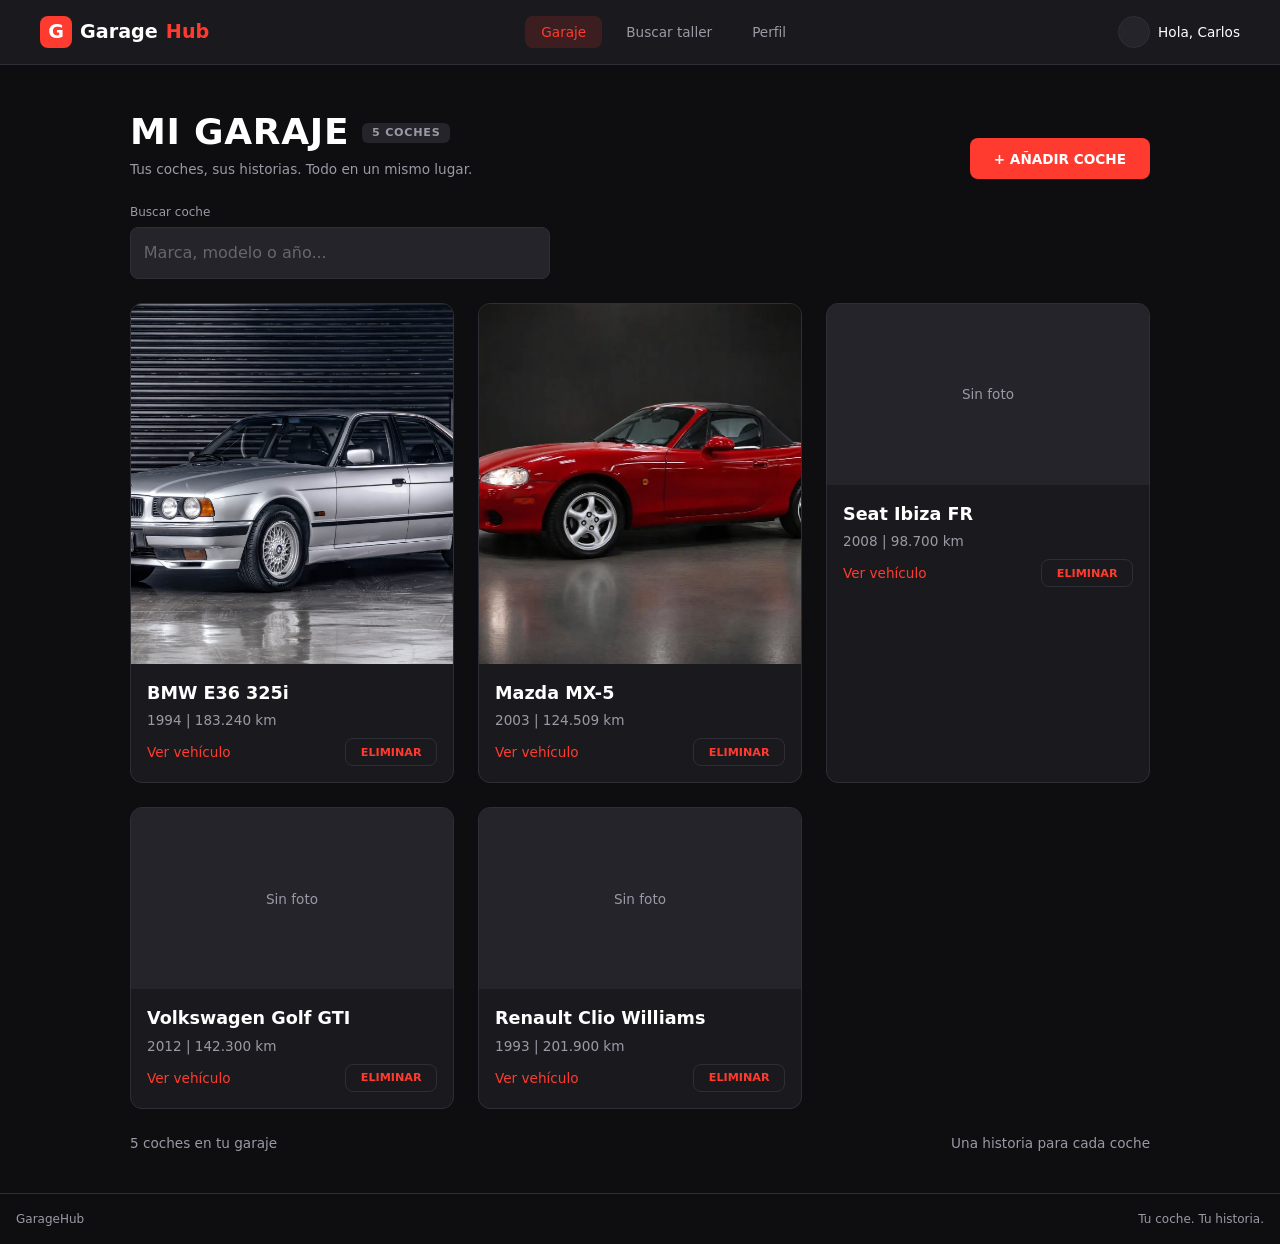
<file: index.html>
<!DOCTYPE html>
<html lang="es">
<head>
  <meta charset="UTF-8">
  <meta name="viewport" content="width=device-width, initial-scale=1.0">
  <title>Mi garaje | GarageHub</title>
  <link rel="stylesheet" href="css/style.css">
  <script src="js/menu.js" defer></script>
  <script src="js/modal.js" defer></script>
  <script src="js/mockData.js" defer></script>
  <script src="js/dashboard.js" defer></script>
</head>
<body>
  <header class="site-header">
    <a class="logo" href="index.html"><span aria-hidden="true">G</span>Garage<b>Hub</b></a>
    <nav class="main-nav" id="menu-principal" aria-label="Navegación principal">
      <ul>
        <li><a href="index.html" aria-current="page">Garaje</a></li>
        <li><a href="#">Buscar taller</a></li>
        <li><a href="pages/perfil.html">Perfil</a></li>
      </ul>
    </nav>
    <div class="user"><span class="avatar" role="img" aria-label="Foto de Carlos"></span>Hola, Carlos</div>
    <button class="nav-toggle" type="button" aria-controls="menu-principal" aria-expanded="false" aria-label="Abrir menú"><span></span><span></span><span></span></button>
  </header>
  <main class="page">
    <section aria-labelledby="t-garaje">
      <div class="page-head">
        <div>
          <h1 id="t-garaje">Mi garaje <span class="badge" id="contador">2 coches</span></h1>
          <p class="muted">Tus coches, sus historias. Todo en un mismo lugar.</p>
        </div>
        <a class="btn" href="pages/crear.html">+ Añadir coche</a>
      </div>
      <div class="field buscador">
        <label for="buscador">Buscar coche</label>
        <input type="search" id="buscador" name="buscador" placeholder="Marca, modelo o año..." autocomplete="off">
      </div>
      <div class="cards" aria-live="polite"></div>
      <p class="muted" id="sin-resultados" hidden></p>
      <div class="meta-row muted"><span id="resumen"></span><span>Una historia para cada coche</span></div>
    </section>
  </main>
  <footer class="site-footer"><span>GarageHub</span><span>Tu coche. Tu historia.</span></footer>
</body>
</html>
</file>
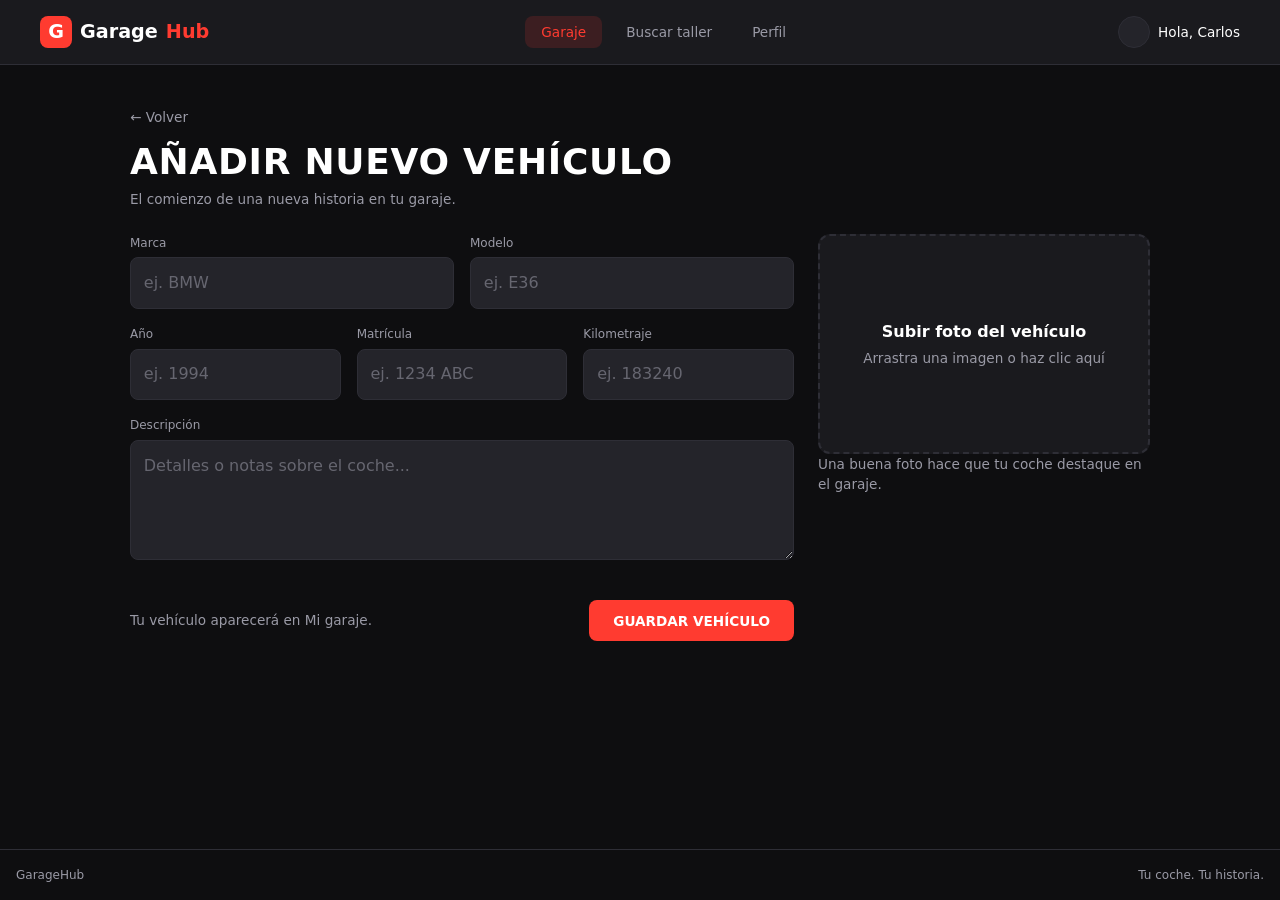
<file: pages/crear.html>
<!DOCTYPE html>
<html lang="es">

<head>
  <meta charset="UTF-8">
  <meta name="viewport" content="width=device-width, initial-scale=1.0">
  <title>Añadir coche | GarageHub</title>
  <link rel="stylesheet" href="../css/style.css">
  <script src="../js/menu.js" defer></script>
  <script src="../js/modal.js" defer></script>
  <script src="../js/validacion.js" defer></script>
</head>

<body>
  <header class="site-header">
    <a class="logo" href="../index.html"><span aria-hidden="true">G</span>Garage<b>Hub</b></a>
    <nav class="main-nav" id="menu-principal" aria-label="Navegación principal">
      <ul>
        <li><a href="../index.html" aria-current="page">Garaje</a></li>
        <li><a href="#">Buscar taller</a></li>
        <li><a href="perfil.html">Perfil</a></li>
      </ul>
    </nav>
    <div class="user"><span class="avatar" role="img" aria-label="Foto de Carlos"></span>Hola, Carlos</div>
    <button class="nav-toggle" type="button" aria-controls="menu-principal" aria-expanded="false" aria-label="Abrir menú"><span></span><span></span><span></span></button>
  </header>
  <main class="page">
    <a class="back" href="../index.html">&larr; Volver</a>
    <h1>Añadir nuevo vehículo</h1>
    <p class="muted">El comienzo de una nueva historia en tu garaje.</p>
    <form class="layout layout-crear" id="form-crear" action="../index.html" novalidate>
      <section class="form" aria-label="Datos del vehículo">
        <div class="fields-2">
          <div class="field">
            <label for="marca">Marca</label>
            <input type="text" id="marca" name="marca" placeholder="ej. BMW">
          </div>
          <div class="field">
            <label for="modelo">Modelo</label>
            <input type="text" id="modelo" name="modelo" placeholder="ej. E36">
          </div>
        </div>
        <div class="fields-3">
          <div class="field">
            <label for="anio">Año</label>
            <input type="number" id="anio" name="anio" placeholder="ej. 1994">
          </div>
          <div class="field">
            <label for="matricula">Matrícula</label>
            <input type="text" id="matricula" name="matricula" placeholder="ej. 1234 ABC">
          </div>
          <div class="field">
            <label for="km">Kilometraje</label>
            <input type="number" id="km" name="km" placeholder="ej. 183240">
          </div>
        </div>
        <div class="field">
          <label for="desc">Descripción</label>
          <textarea id="desc" name="desc" placeholder="Detalles o notas sobre el coche..."></textarea>
        </div>
        <div class="meta-row"><span class="muted">Tu vehículo aparecerá en Mi garaje.</span><button class="btn"
            type="submit">Guardar vehículo</button></div>
      </section>
      <section aria-label="Foto del vehículo">
        <label class="upload">
          <input type="file" accept="image/*">
          <strong>Subir foto del vehículo</strong>
          <span class="muted">Arrastra una imagen o haz clic aquí</span>
        </label>
        <p class="muted">Una buena foto hace que tu coche destaque en el garaje.</p>
      </section>
    </form>
  </main>
  <footer class="site-footer"><span>GarageHub</span><span>Tu coche. Tu historia.</span></footer>
</body>

</html>
</file>
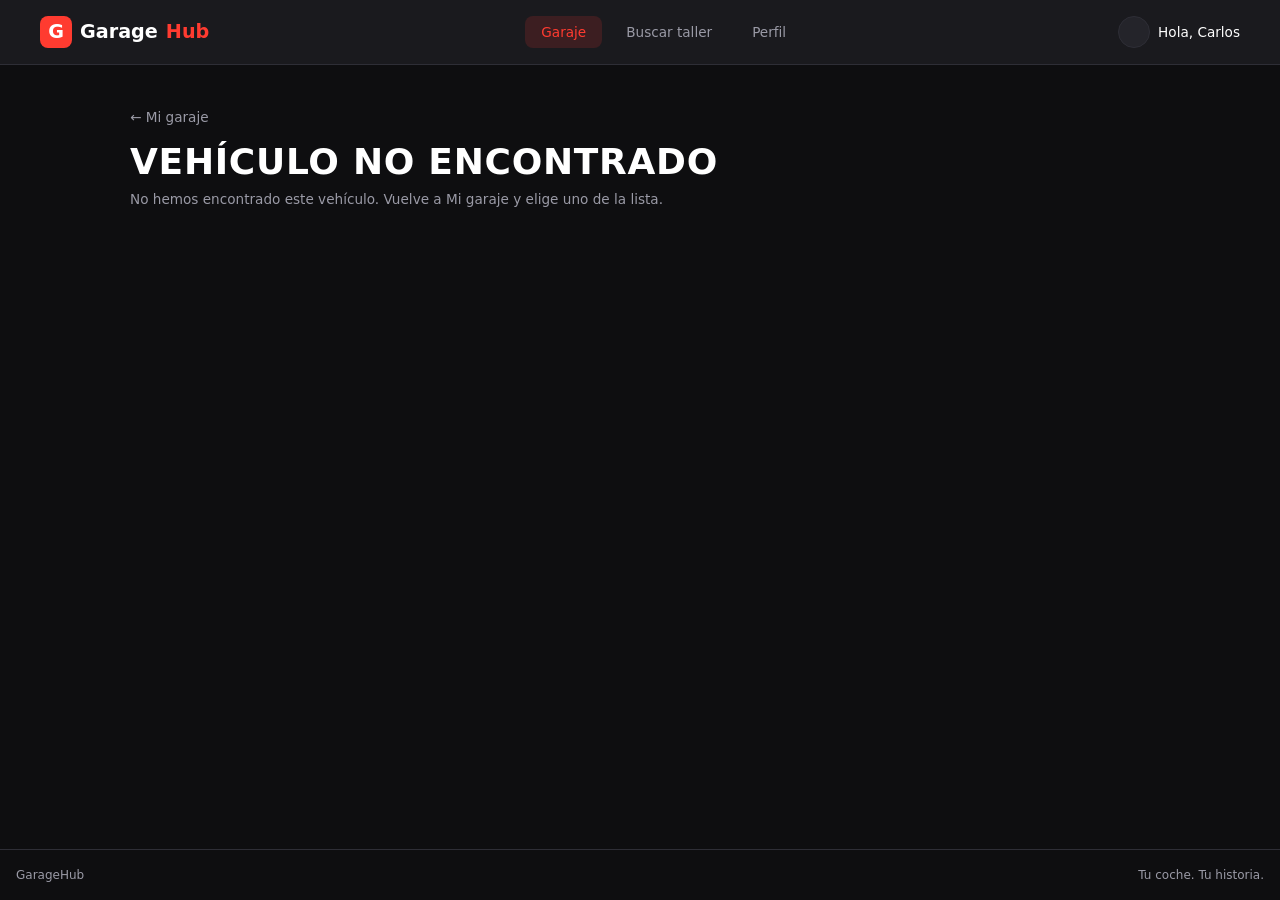
<file: pages/detalle.html>
<!DOCTYPE html>
<html lang="es">
<head>
  <meta charset="UTF-8">
  <meta name="viewport" content="width=device-width, initial-scale=1.0">
  <title>Vehículo | GarageHub</title>
  <link rel="icon" href="data:,">
  <link rel="stylesheet" href="../css/style.css">
  <script src="../js/menu.js" defer></script>
  <script src="../js/mockData.js" defer></script>
  <script src="../js/detalle.js" defer></script>
</head>
<body>
  <header class="site-header">
    <a class="logo" href="../index.html"><span aria-hidden="true">G</span>Garage<b>Hub</b></a>
    <nav class="main-nav" id="menu-principal" aria-label="Navegación principal">
      <ul>
        <li><a href="../index.html" aria-current="page">Garaje</a></li>
        <li><a href="#">Buscar taller</a></li>
        <li><a href="perfil.html">Perfil</a></li>
      </ul>
    </nav>
    <div class="user"><span class="avatar" role="img" aria-label="Foto de Carlos"></span>Hola, Carlos</div>
    <button class="nav-toggle" type="button" aria-controls="menu-principal" aria-expanded="false" aria-label="Abrir menú"><span></span><span></span><span></span></button>
  </header>
  <main class="page">
    <a class="back" href="../index.html">&larr; Mi garaje</a>
    <h1 id="detalle-titulo">Cargando...</h1>

    <p class="muted" id="no-encontrado" hidden>No hemos encontrado este vehículo. Vuelve a Mi garaje y elige uno de la lista.</p>

    <div id="contenido-detalle" hidden>
      <div class="layout layout-detalle">
        <section aria-label="Datos del vehículo">
          <div id="detalle-foto"></div>
          <div class="stats">
            <div class="stat"><span class="muted">Año</span><strong id="detalle-anio"></strong></div>
            <div class="stat"><span class="muted">Kilometraje</span><strong id="detalle-km"></strong></div>
          </div>
        </section>
        <aside>
          <section class="panel" aria-labelledby="t-hist">
            <h2 id="t-hist" class="muted">Historial de mantenimiento</h2>
            <ul class="list" id="detalle-historial"></ul>
          </section>
          <section class="panel" aria-labelledby="t-mods">
            <h2 id="t-mods" class="muted">Modificaciones instaladas</h2>
            <ul class="chips" id="detalle-mods"></ul>
            <a class="btn btn-outline btn-block" href="crear.html">+ Añadir modificación</a>
          </section>
        </aside>
      </div>
    </div>
  </main>
  <footer class="site-footer"><span>GarageHub</span><span>Tu coche. Tu historia.</span></footer>
</body>
</html>
</file>
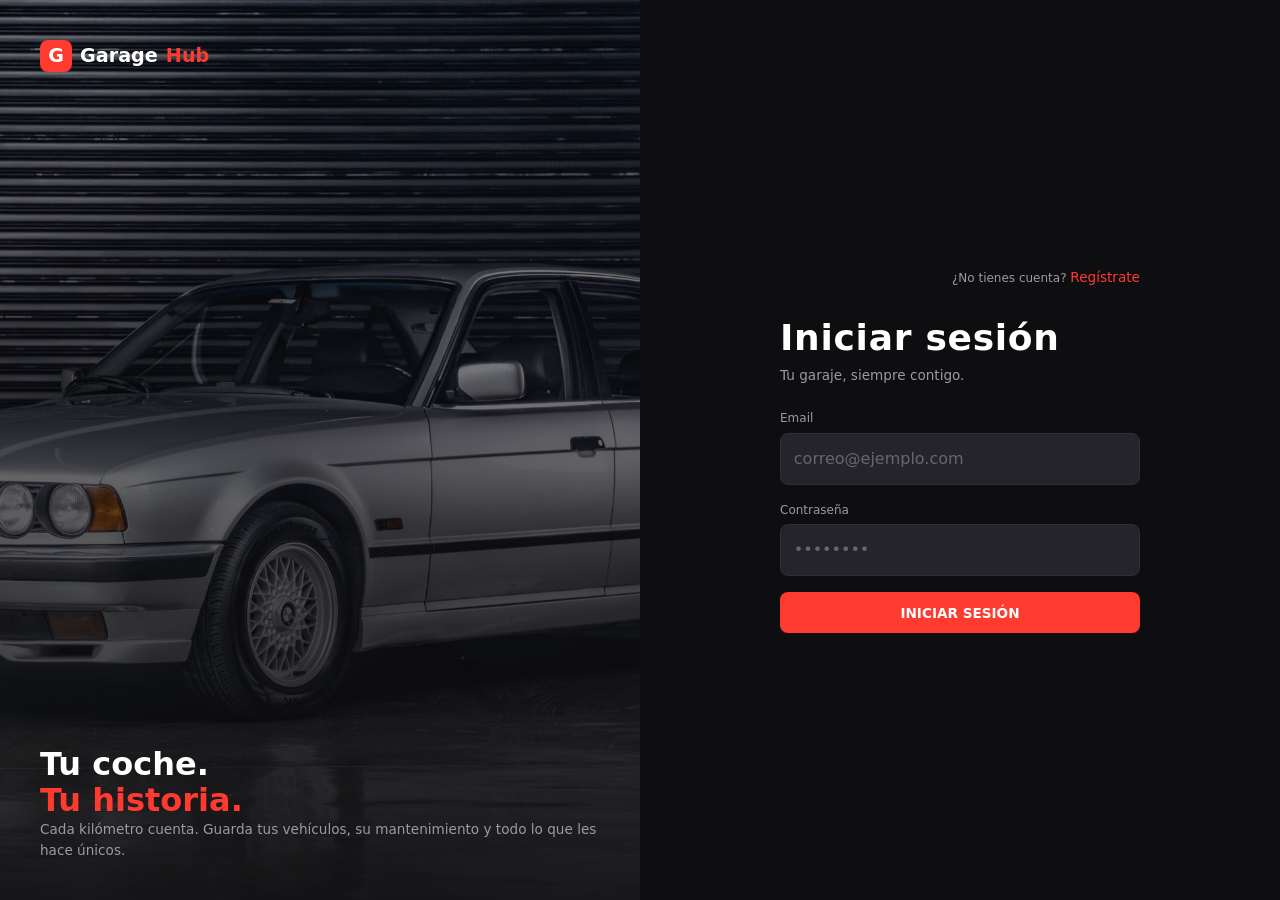
<file: pages/login.html>
<!DOCTYPE html>
<html lang="es">
<head>
  <meta charset="UTF-8">
  <meta name="viewport" content="width=device-width, initial-scale=1.0">
  <title>Iniciar sesión | GarageHub</title>
  <link rel="stylesheet" href="../css/style.css">
  <script src="../js/modal.js" defer></script>
  <script src="../js/validacion.js" defer></script>
</head>
<body>
  <div class="auth">
    <aside class="auth-hero">
      <a class="logo" href="../index.html"><span aria-hidden="true">G</span>Garage<b>Hub</b></a>
      <div>
        <h2>Tu coche. <em>Tu historia.</em></h2>
        <p class="muted">Cada kilómetro cuenta. Guarda tus vehículos, su mantenimiento y todo lo que les hace únicos.</p>
      </div>
    </aside>
    <main class="auth-form">
      <p class="auth-top">¿No tienes cuenta? <a class="link-accent" href="registro.html">Regístrate</a></p>
      <div>
        <h1>Iniciar sesión</h1>
        <p class="muted">Tu garaje, siempre contigo.</p>
      </div>
      <form class="form" id="form-login" action="../index.html" novalidate>
        <div class="field">
          <label for="email">Email</label>
          <input type="email" id="email" name="email" placeholder="correo@ejemplo.com" required>
        </div>
        <div class="field">
          <label for="password">Contraseña</label>
          <input type="password" id="password" name="password" placeholder="••••••••" required>
        </div>
        <button class="btn btn-block" type="submit">Iniciar sesión</button>
      </form>
    </main>
  </div>
</body>
</html>
</file>
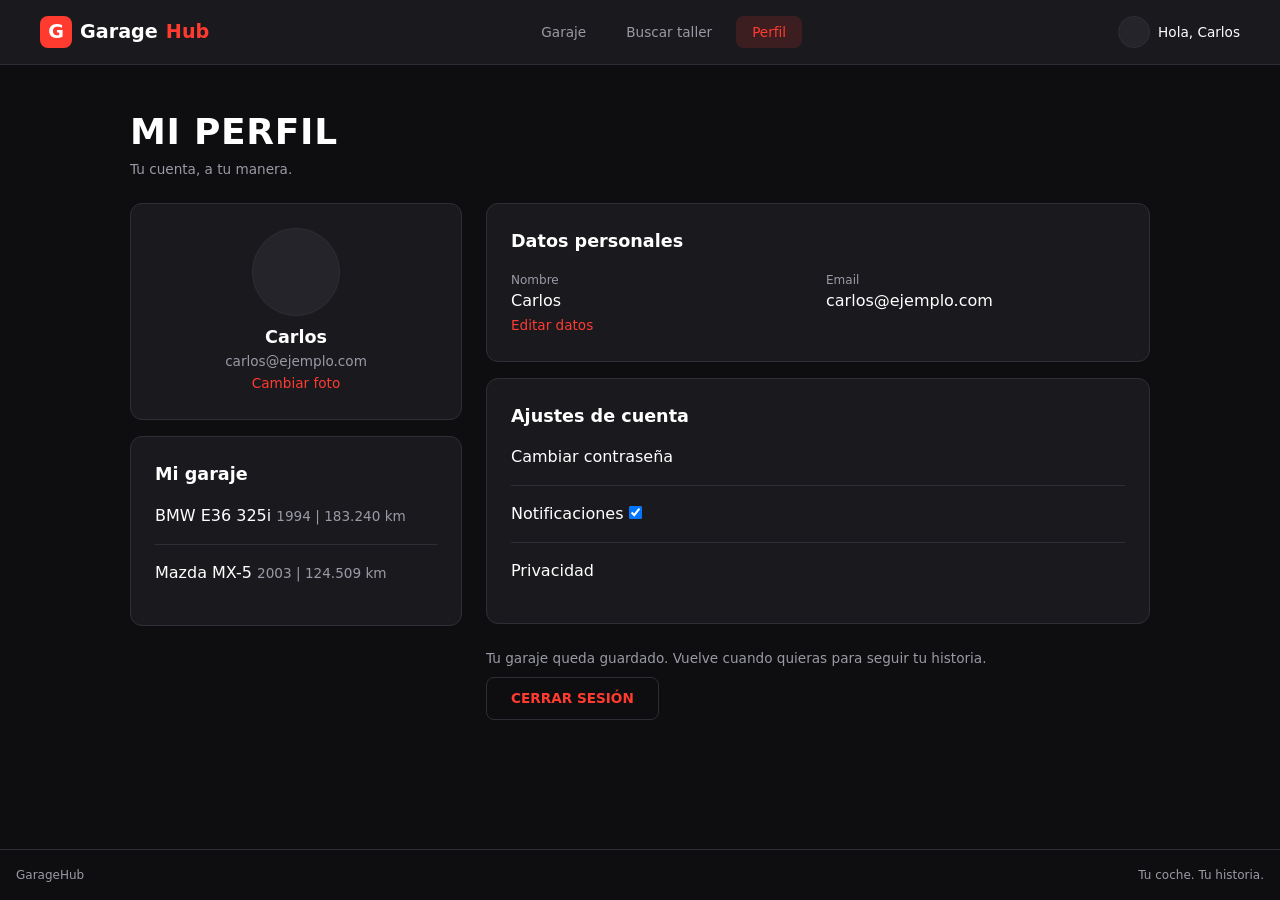
<file: pages/perfil.html>
<!DOCTYPE html>
<html lang="es">
<head>
  <meta charset="UTF-8">
  <meta name="viewport" content="width=device-width, initial-scale=1.0">
  <title>Perfil | GarageHub</title>
  <link rel="icon" href="data:,">
  <link rel="stylesheet" href="../css/style.css">
  <script src="../js/menu.js" defer></script>
</head>
<body>
  <header class="site-header">
    <a class="logo" href="../index.html"><span aria-hidden="true">G</span>Garage<b>Hub</b></a>
    <nav class="main-nav" id="menu-principal" aria-label="Navegación principal">
      <ul>
        <li><a href="../index.html">Garaje</a></li>
        <li><a href="#">Buscar taller</a></li>
        <li><a href="perfil.html" aria-current="page">Perfil</a></li>
      </ul>
    </nav>
    <div class="user"><span class="avatar" role="img" aria-label="Foto de Carlos"></span>Hola, Carlos</div>
    <button class="nav-toggle" type="button" aria-controls="menu-principal" aria-expanded="false" aria-label="Abrir menú"><span></span><span></span><span></span></button>
  </header>
  <main class="page">
    <h1>Mi perfil</h1>
    <p class="muted">Tu cuenta, a tu manera.</p>
    <div class="layout layout-perfil">
      <aside>
        <section class="panel profile-card">
          <div class="avatar" role="img" aria-label="Foto de Carlos"></div>
          <h2>Carlos</h2>
          <p class="muted">carlos@ejemplo.com</p>
          <a class="link-accent" href="#">Cambiar foto</a>
        </section>
        <section class="panel" aria-labelledby="t-mg">
          <h2 id="t-mg">Mi garaje</h2>
          <ul class="list">
            <li><a href="detalle.html?id=1">BMW E36 325i <span class="muted">1994 | 183.240 km</span></a></li>
            <li><a href="detalle.html?id=2">Mazda MX-5 <span class="muted">2003 | 124.509 km</span></a></li>
          </ul>
        </section>
      </aside>
      <div>
        <section class="panel" aria-labelledby="t-datos">
          <h2 id="t-datos">Datos personales</h2>
          <dl class="data-grid"><div><dt>Nombre</dt><dd>Carlos</dd></div><div><dt>Email</dt><dd>carlos@ejemplo.com</dd></div></dl>
          <a class="link-accent" href="#">Editar datos</a>
        </section>
        <section class="panel" aria-labelledby="t-aj">
          <h2 id="t-aj">Ajustes de cuenta</h2>
          <ul class="list">
            <li><a href="#">Cambiar contraseña</a></li>
            <li><label>Notificaciones <input type="checkbox" checked></label></li>
            <li><a href="#">Privacidad</a></li>
          </ul>
        </section>
        <div class="meta-row"><p class="muted">Tu garaje queda guardado. Vuelve cuando quieras para seguir tu historia.</p><a class="btn btn-outline" href="login.html">Cerrar sesión</a></div>
      </div>
    </div>
  </main>
  <footer class="site-footer"><span>GarageHub</span><span>Tu coche. Tu historia.</span></footer>
</body>
</html>
</file>
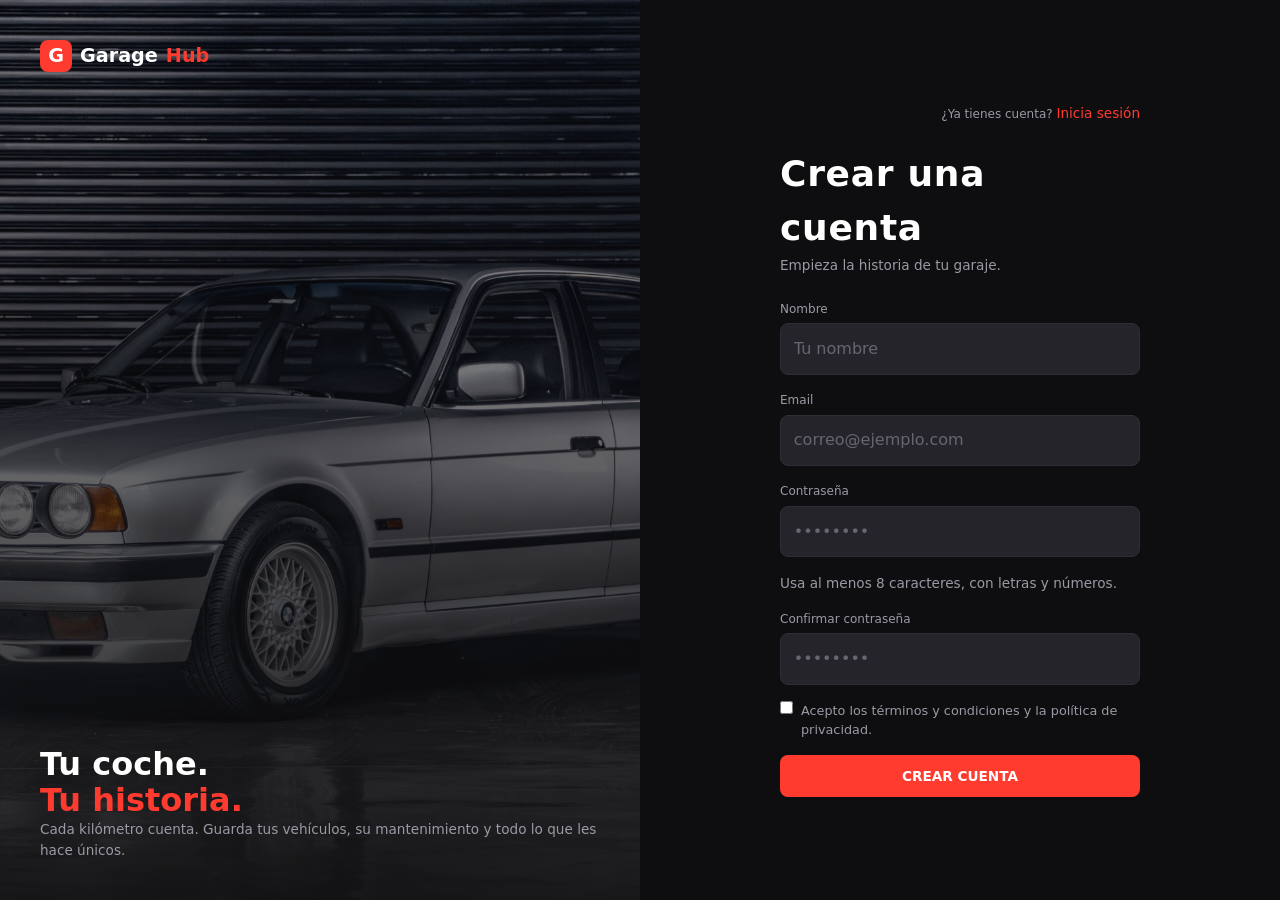
<file: pages/registro.html>
<!DOCTYPE html>
<html lang="es">
<head>
  <meta charset="UTF-8">
  <meta name="viewport" content="width=device-width, initial-scale=1.0">
  <title>Crear cuenta | GarageHub</title>
  <link rel="stylesheet" href="../css/style.css">
  <script src="../js/modal.js" defer></script>
  <script src="../js/validacion.js" defer></script>
</head>
<body>
  <div class="auth">
    <aside class="auth-hero">
      <a class="logo" href="../index.html"><span aria-hidden="true">G</span>Garage<b>Hub</b></a>
      <div>
        <h2>Tu coche. <em>Tu historia.</em></h2>
        <p class="muted">Cada kilómetro cuenta. Guarda tus vehículos, su mantenimiento y todo lo que les hace únicos.</p>
      </div>
    </aside>
    <main class="auth-form">
      <p class="auth-top">¿Ya tienes cuenta? <a class="link-accent" href="login.html">Inicia sesión</a></p>
      <div>
        <h1>Crear una cuenta</h1>
        <p class="muted">Empieza la historia de tu garaje.</p>
      </div>
      <form class="form" id="form-registro" action="login.html" novalidate>
        <div class="field">
          <label for="nombre">Nombre</label>
          <input type="text" id="nombre" name="nombre" placeholder="Tu nombre" required>
        </div>
        <div class="field">
          <label for="email">Email</label>
          <input type="email" id="email" name="email" placeholder="correo@ejemplo.com" required>
        </div>
        <div class="field">
          <label for="password">Contraseña</label>
          <input type="password" id="password" name="password" placeholder="••••••••" required minlength="8">
        </div>
        <p class="muted">Usa al menos 8 caracteres, con letras y números.</p>
        <div class="field">
          <label for="password2">Confirmar contraseña</label>
          <input type="password" id="password2" name="password2" placeholder="••••••••" required>
        </div>
        <label class="check"><input type="checkbox" id="terminos" name="terminos" required> Acepto los términos y condiciones y la política de privacidad.</label>
        <button class="btn btn-block" type="submit">Crear cuenta</button>
      </form>
    </main>
  </div>
</body>
</html>
</file>
<file: css/style.css>
/* ===== Variables (guía de estilos de Figma) ===== */
:root {
  --bg: #0e0e10;
  --surface: #1a1a1e;
  --surface-2: #24242a;
  --border: #2e2e36;
  --accent: #ff3b30;
  --accent-hover: #e0332a;
  --text: #ffffff;
  --muted: #9a9aa6;
  --font: "Inter", system-ui, -apple-system, "Segoe UI", Arial, sans-serif;
  --s-1: 0.5rem;
  --s-2: 1rem;
  --s-3: 1.5rem;
  --s-4: 2.5rem;
  --radius: 12px;
}

/* ===== Base (mobile first) ===== */
*, *::before, *::after { box-sizing: border-box; margin: 0; padding: 0; }
body { font-family: var(--font); background: var(--bg); color: var(--text); line-height: 1.5; min-height: 100vh; display: flex; flex-direction: column; }
img { max-width: 100%; display: block; }
a { color: inherit; text-decoration: none; }
ul { list-style: none; }
:focus-visible { outline: 2px solid var(--accent); outline-offset: 2px; }
h1 { font-size: 1.75rem; text-transform: uppercase; letter-spacing: 0.02em; }
h2 { font-size: 1.1rem; }
.muted { color: var(--muted); font-size: 0.85rem; }
.link-accent { color: var(--accent); font-size: 0.85rem; }
.link-accent:hover { text-decoration: underline; }

/* ===== Botones ===== */
.btn { display: inline-block; background: var(--accent); color: #fff; border: 0; border-radius: 8px; padding: 0.8rem 1.5rem; font: 700 0.85rem var(--font); text-transform: uppercase; cursor: pointer; text-align: center; transition: background 0.2s; }
.btn:hover { background: var(--accent-hover); }
.btn-block { width: 100%; }
.btn-outline { background: transparent; border: 1px solid var(--border); color: var(--accent); }
.btn-outline:hover { background: var(--surface-2); }

/* ===== Header / Nav / Footer ===== */
.site-header { display: flex; flex-wrap: wrap; align-items: center; justify-content: space-between; gap: var(--s-2); padding: var(--s-2); background: var(--surface); border-bottom: 1px solid var(--border); }
.logo { display: flex; align-items: center; gap: var(--s-1); font-weight: 800; font-size: 1.2rem; }
.logo span { background: var(--accent); width: 32px; height: 32px; border-radius: 8px; display: grid; place-items: center; }
.logo b { color: var(--accent); }
.main-nav { order: 3; width: 100%; }
.main-nav ul { display: flex; gap: var(--s-1); }
.main-nav a { padding: 0.5rem 1rem; border-radius: 8px; font-size: 0.85rem; color: var(--muted); }
.main-nav a:hover { color: var(--text); }
.main-nav a[aria-current="page"] { background: rgba(255, 59, 48, 0.15); color: var(--accent); }
.user { display: flex; align-items: center; gap: var(--s-1); font-size: 0.85rem; }
.avatar { width: 32px; height: 32px; border-radius: 50%; background: var(--surface-2) center/cover; border: 1px solid var(--border); }
.site-footer { display: flex; justify-content: space-between; gap: var(--s-1); padding: var(--s-2); border-top: 1px solid var(--border); color: var(--muted); font-size: 0.75rem; }
.page { flex: 1; width: 100%; max-width: 1100px; margin: 0 auto; padding: var(--s-3) var(--s-2); }
.page-head { display: flex; flex-wrap: wrap; justify-content: space-between; align-items: flex-end; gap: var(--s-2); margin-bottom: var(--s-3); }
.badge { background: var(--surface-2); color: var(--muted); font-size: 0.7rem; padding: 0.2rem 0.6rem; border-radius: 6px; vertical-align: middle; }
.back { display: inline-block; color: var(--muted); font-size: 0.85rem; margin-bottom: var(--s-1); }

/* ===== Tarjetas del garaje (Grid) ===== */
.cards { display: grid; grid-template-columns: repeat(auto-fit, minmax(280px, 1fr)); gap: var(--s-3); }
.card { background: var(--surface); border-radius: var(--radius); overflow: hidden; border: 1px solid var(--border); }
.card img { width: 100%; aspect-ratio: 16 / 9; object-fit: cover; background: var(--surface-2); }
.card-body { padding: var(--s-2); }
.card-body p { margin: 0.25rem 0 var(--s-1); }
.meta-row { display: flex; flex-wrap: wrap; justify-content: space-between; align-items: center; gap: var(--s-1); margin-top: var(--s-3); }

/* ===== Paneles y layouts ===== */
.panel { background: var(--surface); border: 1px solid var(--border); border-radius: var(--radius); padding: var(--s-3); }
.panel + .panel { margin-top: var(--s-2); }
.layout { display: grid; gap: var(--s-3); margin-top: var(--s-3); }

/* ===== Formularios ===== */
.form { display: grid; gap: var(--s-2); }
.field { display: flex; flex-direction: column; gap: 0.35rem; }
.field label { font-size: 0.75rem; color: var(--muted); }
.field input, .field textarea { background: var(--surface-2); border: 1px solid var(--border); border-radius: 8px; padding: 0.8rem; color: var(--text); font: inherit; width: 100%; }
.field input::placeholder, .field textarea::placeholder { color: #666670; }
.field input:focus, .field textarea:focus { border-color: var(--accent); outline: none; }
.field textarea { min-height: 120px; resize: vertical; }
.fields-2, .fields-3 { display: grid; gap: var(--s-2); }
.check { display: flex; gap: var(--s-1); align-items: flex-start; font-size: 0.8rem; color: var(--muted); }
.upload { display: grid; place-content: center; text-align: center; gap: 0.25rem; min-height: 220px; border: 2px dashed var(--border); border-radius: var(--radius); padding: var(--s-3); cursor: pointer; background: var(--surface); }
.upload:hover { border-color: var(--accent); }
.upload input { position: absolute; opacity: 0; width: 1px; height: 1px; }

/* ===== Login / Registro ===== */
.auth { display: grid; min-height: 100vh; }
.auth-hero { display: flex; flex-direction: column; justify-content: space-between; gap: var(--s-4); padding: var(--s-3); min-height: 240px; background: linear-gradient(to top, rgba(14,14,16,0.95), rgba(14,14,16,0.3)), url("../assets/img/garage-hero.jpg") center/cover, var(--surface); }
.auth-hero h2 { font-size: 2rem; line-height: 1.15; }
.auth-hero h2 em { color: var(--accent); font-style: normal; display: block; }
.auth-form { display: flex; flex-direction: column; justify-content: center; gap: var(--s-3); padding: var(--s-3); max-width: 440px; width: 100%; margin: 0 auto; }
.auth-top { text-align: right; font-size: 0.75rem; color: var(--muted); }
.auth-form h1 { text-transform: none; }

/* ===== Detalle / Perfil ===== */
.stats { display: grid; grid-template-columns: 1fr 1fr; gap: var(--s-2); margin-top: var(--s-2); }
.stat { background: var(--surface); border: 1px solid var(--border); border-radius: var(--radius); padding: var(--s-2); }
.stat strong { display: block; }
.big-img { width: 100%; aspect-ratio: 16 / 10; object-fit: cover; border-radius: var(--radius); background: var(--surface-2); }
.list li { display: flex; justify-content: space-between; align-items: center; gap: var(--s-2); padding: var(--s-2) 0; border-bottom: 1px solid var(--border); }
.list li:last-child { border-bottom: 0; }
.chips { display: flex; flex-wrap: wrap; gap: var(--s-1); margin: var(--s-2) 0; }
.chips li { background: var(--surface-2); border: 1px solid var(--border); border-radius: 8px; padding: 0.4rem 0.8rem; font-size: 0.8rem; }
.profile-card { text-align: center; }
.profile-card .avatar { width: 88px; height: 88px; margin: 0 auto var(--s-1); }
.data-grid { display: grid; gap: var(--s-2); margin-top: var(--s-2); }
.data-grid dt { font-size: 0.75rem; color: var(--muted); }

/* ===== Hito 2: buscador, tarjetas, errores, menú móvil, modal ===== */
.buscador { max-width: 420px; margin-bottom: var(--s-3); }
.card-actions { display: flex; justify-content: space-between; align-items: center; gap: var(--s-1); }
.card-sin-foto { aspect-ratio: 16 / 9; display: grid; place-items: center; background: var(--surface-2); color: var(--muted); font-size: 0.85rem; }
.btn-sm { padding: 0.4rem 0.9rem; font-size: 0.7rem; }

.error { color: #ff6b61; font-size: 0.75rem; }
.error:empty { display: none; }
.field input.invalid, .field textarea.invalid { border-color: var(--accent); }
.check input.invalid { outline: 2px solid var(--accent); outline-offset: 2px; }

.nav-toggle { display: flex; flex-direction: column; justify-content: center; gap: 5px; width: 40px; height: 40px; padding: 9px; background: var(--surface-2); border: 1px solid var(--border); border-radius: 8px; cursor: pointer; }
.nav-toggle span { display: block; height: 2px; background: var(--text); border-radius: 2px; transition: transform 0.2s, opacity 0.2s; }
.nav-toggle[aria-expanded="true"] span:nth-child(1) { transform: translateY(7px) rotate(45deg); }
.nav-toggle[aria-expanded="true"] span:nth-child(2) { opacity: 0; }
.nav-toggle[aria-expanded="true"] span:nth-child(3) { transform: translateY(-7px) rotate(-45deg); }
.main-nav { display: none; }
.main-nav.abierto { display: block; }
.main-nav ul { flex-direction: column; }

.modal { margin: auto; background: var(--surface); color: var(--text); border: 1px solid var(--border); border-radius: var(--radius); padding: var(--s-3); width: min(90vw, 420px); }
.modal::backdrop { background: rgba(0, 0, 0, 0.7); }
.modal h2 { margin-bottom: var(--s-1); }
.modal p { color: var(--muted); margin-bottom: var(--s-3); }
.modal-actions { display: flex; flex-wrap: wrap; justify-content: flex-end; gap: var(--s-1); }

/* ===== Tablet ===== */
@media (min-width: 768px) {
  h1 { font-size: 2.25rem; }
  .site-header { padding: var(--s-2) var(--s-4); }
  .main-nav { order: 0; width: auto; display: block; }
  .main-nav ul { flex-direction: row; }
  .nav-toggle { display: none; }
  .fields-2, .data-grid { grid-template-columns: 1fr 1fr; }
  .fields-3 { grid-template-columns: repeat(3, 1fr); }
  .page { padding: var(--s-4); }
}

/* ===== Escritorio ===== */
@media (min-width: 1024px) {
  .auth { grid-template-columns: 1fr 1fr; }
  .auth-hero { padding: var(--s-4); min-height: 100vh; }
  .auth-form { padding: var(--s-4); }
  .layout-detalle { grid-template-columns: 1.4fr 1fr; align-items: start; }
  .layout-crear { grid-template-columns: 2fr 1fr; align-items: start; }
  .layout-perfil { grid-template-columns: 1fr 2fr; align-items: start; }
}
</file>
